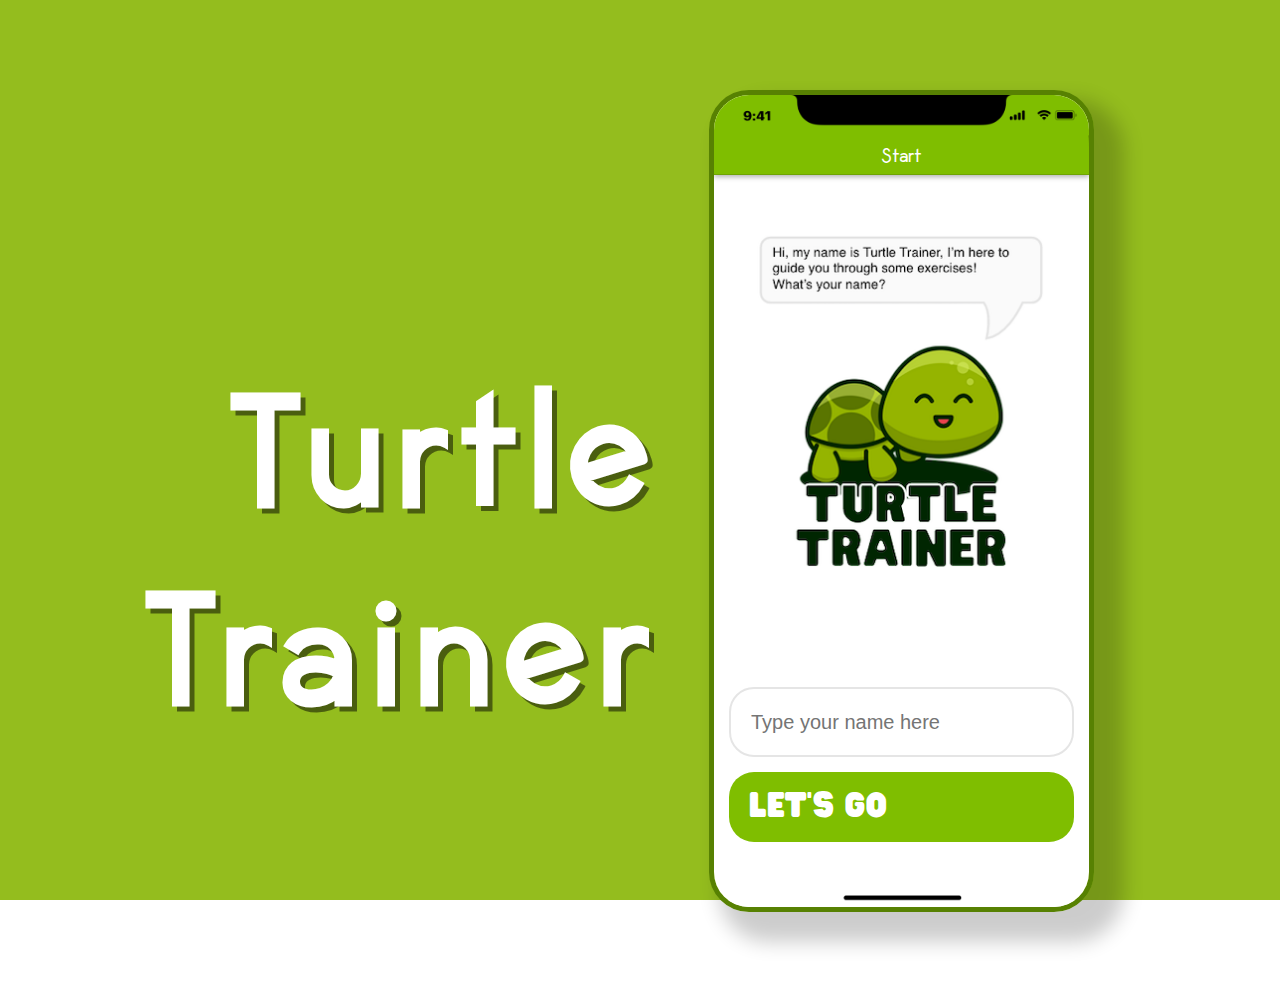
<file: index.html>
<!DOCTYPE html>
<html lang="en">
<head>
    <meta charset="UTF-8">
    <meta http-equiv="X-UA-Compatible" content="IE=edge">
    <meta name="viewport" content="width=device-width, initial-scale=1.0">
    <link rel="stylesheet" href="css/style.css">
    <title>Document</title>
</head>
<body>
    <div class="cover">
        <div class="showcase">
            <div>
            <h1>
                Turtle Trainer
            </h1>
            </div>
        <iframe src="start.html" frameborder=""></iframe>
        </div>
    </div>
</body>
</html>
</file>
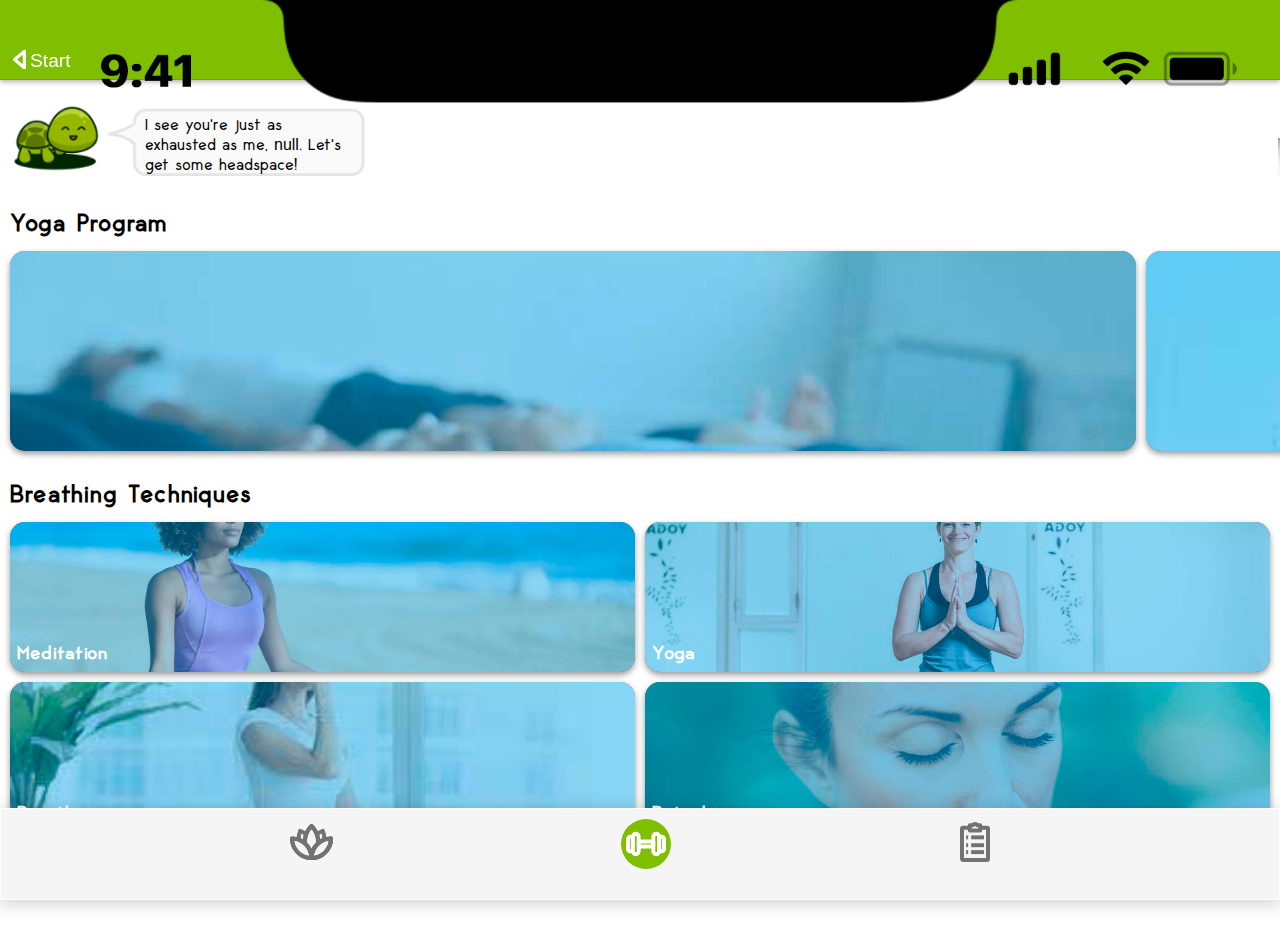
<file: list-yoga.html>
<!DOCTYPE html>
<html lang="en">
<head>
    <meta charset="UTF-8">
    <meta http-equiv="X-UA-Compatible" content="IE=edge">
    <meta name="viewport" content="width=device-width, initial-scale=1.0">
    <title>Design app</title>
    <link rel="stylesheet" href="css/style.css">
</head>
<body>

    <div class="overlay"></div>
    <header>
        <p><a href="start.html">Start</a></p>
        <p>Exercises</p>
    </header>


<div class="wrapper">

    <div class="maskot">
        <p>I see you're just as exhausted as me, <span id="name"></span>. Let's get some headspace!</p>
    </div>
    
    <h2>Yoga Program</h2>
    <div class="scroll-vertical">
        <div class="large-card box-shadow-2">
            <a href="session.html">
            <img src="images/relax.jpg" alt="">
        </a>
        </div>
        <div class="large-card box-shadow-2">
            <a href="session.html">
            <img src="images/man.jpg" alt="">
        </a>
        </div>
        <div class="large-card box-shadow-2">
            <a href="session.html">
                <img src="images/peace.jpg" alt="">
            </a>
        </div>
    </div>
    <h2>Breathing Techniques</h2>
    <div class="list-grid">
        <div class="small-card box-shadow-2">
            <a href="session.html">
                <img src="images/meditation.jpg" alt="walk">
                <h3>Meditation </h3>
            </a>
        </div>
        <div class="small-card box-shadow-2">
            <a href="session.html">
                <img src="images/yoga2.jpg" alt="curls">
                <h3>Yoga</h3>
            </a>
        </div>
        <div class="small-card box-shadow-2">
            
            <a href="session.html">
            <img src="images/breath.jpg" alt="plank">
            <h3>Breathing</h3>
        </a>
        </div>
        <div class="small-card box-shadow-2">
            <a href="session.html">
                <img src="images/buteyko.jpg" alt="yoga">
                <div class="training-title">
                    <h3>Buteyko</h3>
                </div>
            </a>
        </div>
    </div>

</div>
<div class="outer-nav-bottom">
    <nav class="box-shadow">
        <ul>
            <a href="list-yoga.html">
                <li>
                    <img src="css/img/yoga.svg" alt="">
                </li>
            </a>
            <a href="list.html">
                <li class="active">
                    <img src="css/img/dumbbell_active.svg" alt="">
                </li>
            </a>
            <a href="statistics.html">
                <li>
                    <img src="css/img/clipboard.svg" alt="">

                </li>
            </a>
        </ul>
    </nav>
</div>
<script src="script.js"></script>
</body>
</html>
</file>
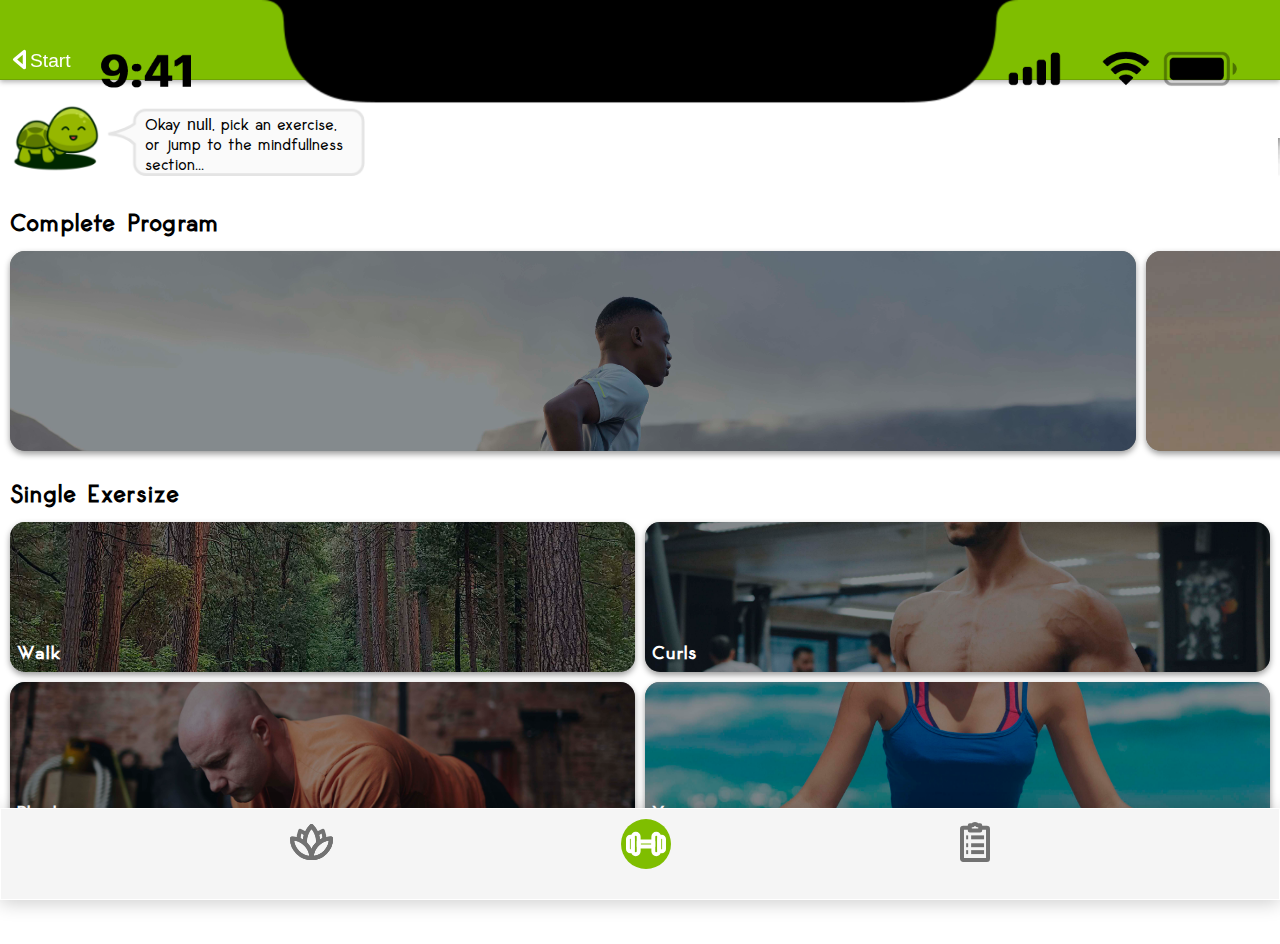
<file: list.html>
<!DOCTYPE html>
<html lang="en">
<head>
    <meta charset="UTF-8">
    <meta http-equiv="X-UA-Compatible" content="IE=edge">
    <meta name="viewport" content="width=device-width, initial-scale=1.0">
    <title>Design app</title>
    <link rel="stylesheet" href="css/style.css">
</head>
<body>

    <div class="overlay"></div>
    <header>
        <p><a href="start.html">Start</a></p>
        <p>Exercises</p>
    </header>


<div class="wrapper">

    <div class="maskot">
        <p>Okay <span id="name"></span>, pick an exercise, or jump to the mindfullness section...</p>
    </div>

    <h2>Complete Program </h2>
        <div class="scroll-vertical">
            <div class="large-card box-shadow-2">
                <a href="session.html">
                <img src="images/run_1.jpg" alt="">
            </a>
            </div>
            <div class="large-card box-shadow-2">
                <a href="session.html">
                <img src="images/sunset_1.jpg" alt="">
            </a>
            </div>
            <div class="large-card box-shadow-2">
                <a href="session.html">
                    <img src="images/run-road_1.jpg" alt="">
                </a>
            </div>
        </div>
        <div class="container">
        <h2>Single Exersize</h2>
        <div class="list-grid">
            <div class="small-card box-shadow-2">
                <a href="session.html">
                    <img src="images/forest-walk_1.jpg" alt="walk">
                    <h3>Walk </h3>
                </a>
        </div>
            <div class="small-card box-shadow-2">
                <a href="session.html">
                    <img src="images/strong_1.jpg" alt="curls">
                    <h3>Curls</h3>
                </a>
            </div>
            <div class="small-card box-shadow-2">
                
                <a href="session.html">
                <img src="images/plank_1.jpg" alt="plank">
                <h3>Plank</h3>
            </a>
            </div>
            <div class="small-card box-shadow-2">
                <a href="session.html">
                    <img src="images/yoga_1.jpg" alt="yoga">
                    <div class="training-title">
                    <h3>Yoga</h3>
                    </div>
                </a>
            </div>
           </div>
        </div>
    
</div><!-- wrapper -->
<div class="outer-nav-bottom">
    <nav class="box-shadow">
        <ul>
            <a href="list-yoga.html">
                <li>
                    <img src="css/img/yoga.svg" alt="">
                </li>
            </a>
            <a href="list.html">
                <li class="active">
                    <img src="css/img/dumbbell_active.svg" alt="">
                </li>
            </a>
            <a href="statistics.html">
                <li>
                    <img src="css/img/clipboard.svg" alt="">

                </li>
            </a>
        </ul>
    </nav>
</div>
<script src="script.js"></script>
</body>
</html>
</file>
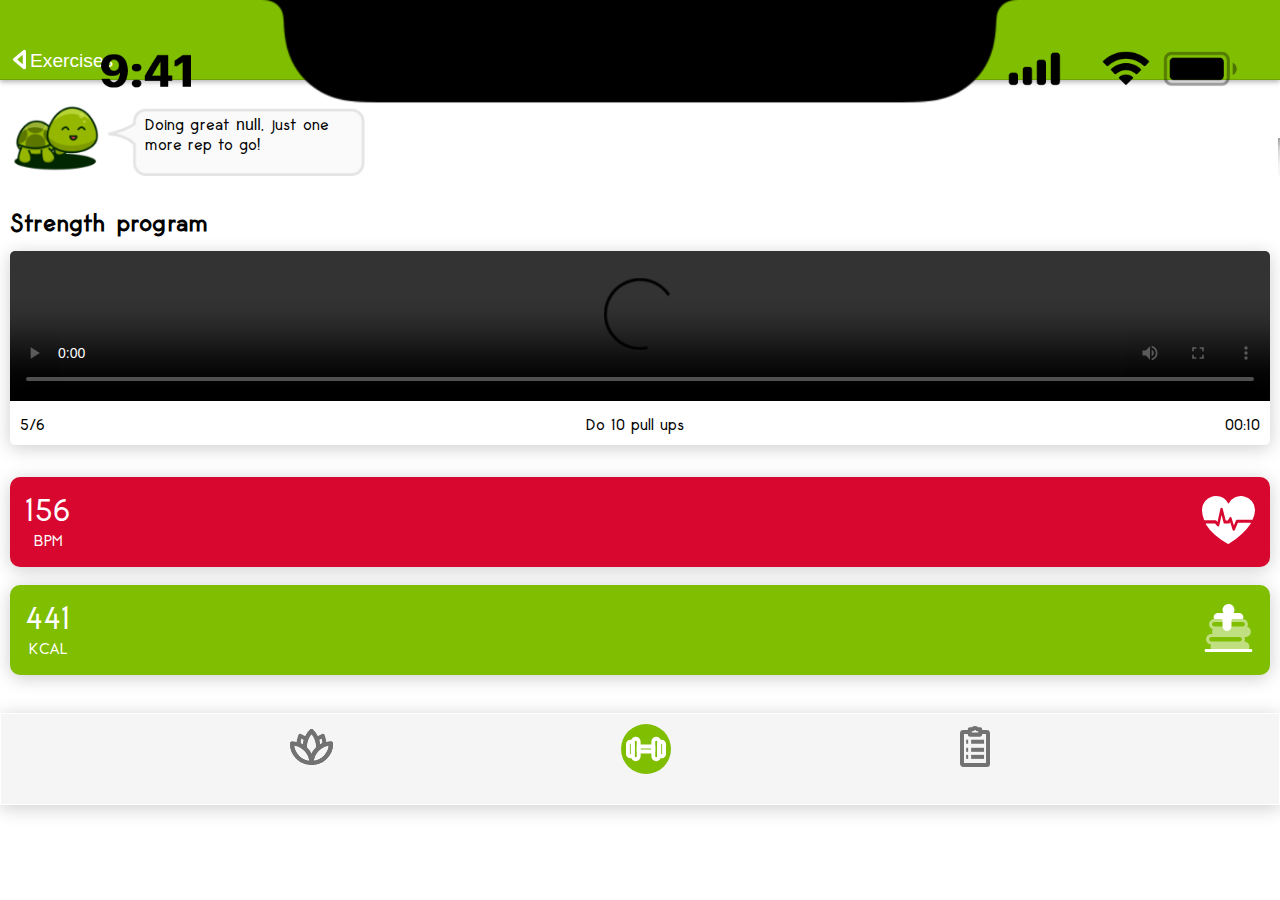
<file: session.html>
<!DOCTYPE html>
<html lang="en">

<head>
    <meta charset="UTF-8">
    <meta http-equiv="X-UA-Compatible" content="IE=edge">
    <meta name="viewport" content="width=device-width, initial-scale=1.0">
    <title>Design app</title>
    <link rel="stylesheet" href="css/style.css">
</head>

<body>
    <div class="overlay"></div>
    <header>
        <p><a href="list.html">Exercises</a></p>
        <p>Training</p>
        <p></p>
    </header>


    <div class="wrapper">

        <div class="maskot">
            <p>Doing great <span id="name"></span>, just one more rep to go!</p>
        </div>

        <h2>Strength program</h2>
        <div class="video-box box-shadow">
            <video controls>
                <source src="https://hongo.themezaa.com/videos/video.mp4" type="video/mp4" playsinline>
                Your browser does not support the video tag.
            </video>

            <div class="session-info">
                <p>5/6</p>

                <p>Do 10 pull ups</p>
                <p>00:10</p>
            </div>
        </div><!-- /video box -->

        <div class="current-session-stats">
            <div class="pulse box-shadow">
                <div>
                    <p>156</p>
                    <p>BPM</p>
                </div>
                <div>
                    <img src="css/img/heart.svg">
                </div>
            </div>
            <div class="calories box-shadow">
                <div>
                    <p>441</p>
                    <p>KCAL</p>
                </div>
                <div>
                    <img src="css/img/pancake.svg">
                </div>
            </div>
        </div>
    </div>
    <div class="outer-nav-bottom">
        <nav class="box-shadow">
            <ul>
                <a href="list-yoga.html">
                    <li>
                        <img src="css/img/yoga.svg" alt="">
                    </li>
                </a>
                <a href="list.html">
                    <li class="active">
                        <img src="css/img/dumbbell_active.svg" alt="">
                    </li>
                </a>
                <a href="statistics.html">
                    <li>
                        <img src="css/img/clipboard.svg" alt="">
    
                    </li>
                </a>
            </ul>
        </nav>
    </div>

<script src="script.js"></script>
</body>

</html>
</file>
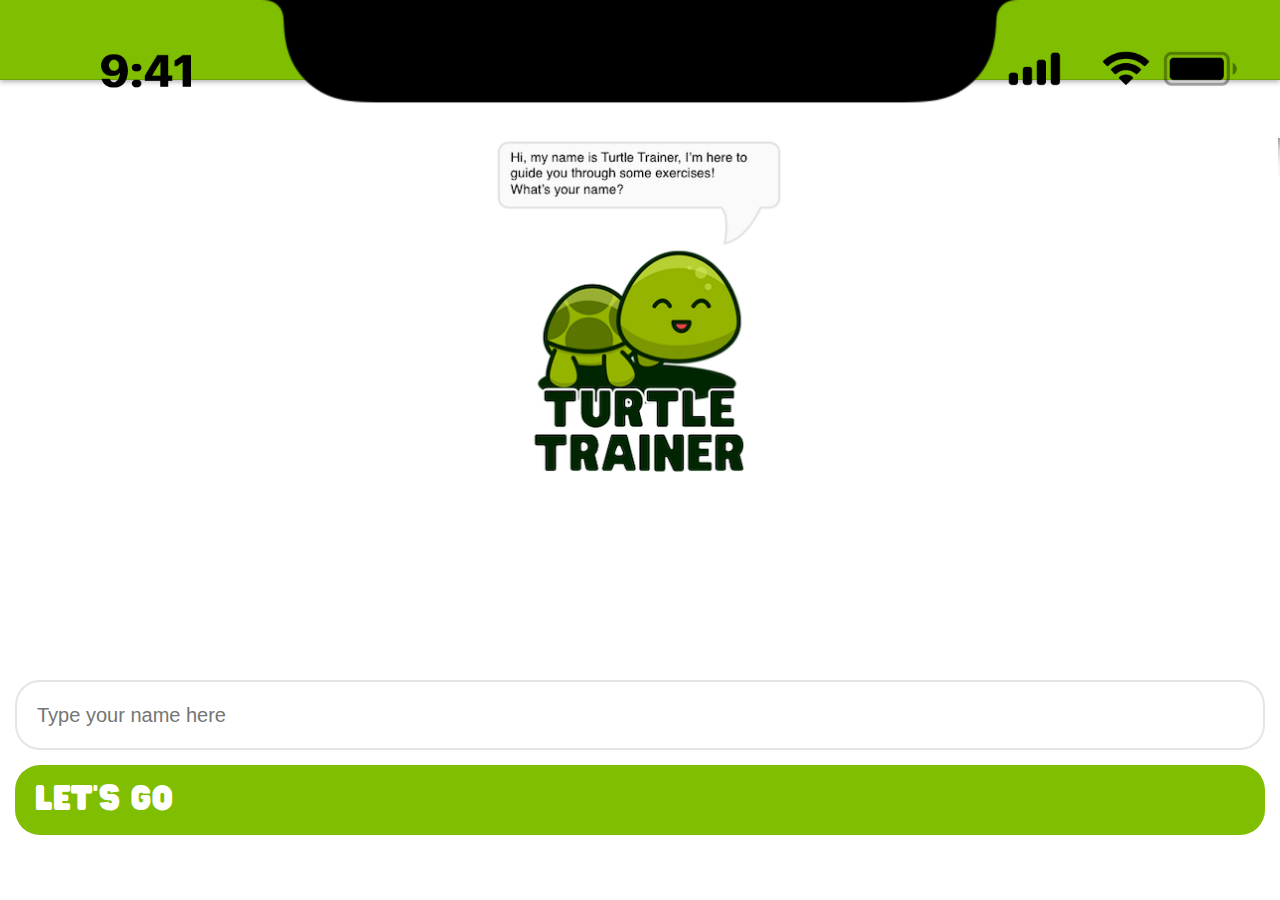
<file: start.html>
<!DOCTYPE html>
<html lang="en">
<head>
    <meta charset="UTF-8">
    <meta http-equiv="X-UA-Compatible" content="IE=edge">
    <meta name="viewport" content="width=device-width, initial-scale=1.0">
    <title>Design app</title>
    <link rel="stylesheet" href="css/style.css">
</head>
<body>
    <div class="overlay"></div>
    <header>
        <p class="no-bg"></p>
        <p>Start</p>
    </header>

    <div class="flex-parent">
        <div class="logo">     
        </div>
        
        <form class="frontpage-form" action="list.html">
            <input type="text" placeholder="Type your name here" name="name" class="name-input">
            <input type="submit" value="Let's go"  class="main-button">
        </form>
    </div><!-- flex parent -->


</body>
</html>
</file>
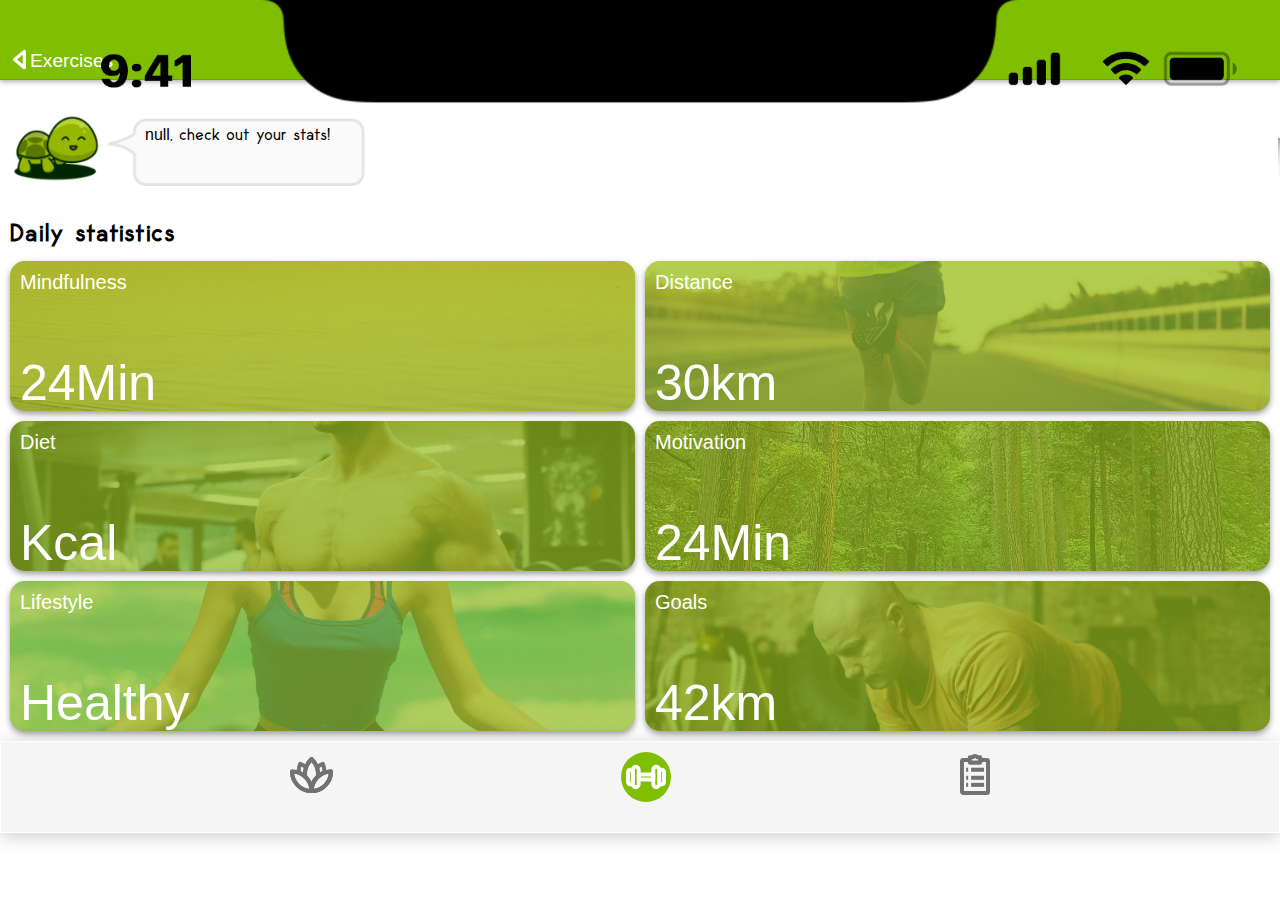
<file: statistics.html>
<!DOCTYPE html>
<html lang="en">
  <head>
    <meta charset="UTF-8" />
    <meta http-equiv="X-UA-Compatible" content="IE=edge" />
    <meta name="viewport" content="width=device-width, initial-scale=1.0" />
    <title>Design app</title>
    <link rel="stylesheet" href="css/style.css" />

    <link rel="stylesheet" href="css/style2.css" />
  </head>

  <body>
      
    <div class="overlay"></div>
    <header>
        <p><a href="list.html">Exercises</a></p>
        <p>Statistics</p>
        <p></p>
    </header>

    <div class="wrapper">
      <div class="maskot">
        <p><span id="name"></span>, check out your stats!</p>
      </div>
      <h2>Daily statistics</h2>

      <div class="list-grid">
        <div class="small-card box-shadow-2">
          <div class="text">
            <p class="mind">Mindfulness</p>
            <p class="span"><span>24Min</span></p>
          </div>
          <div class="mindfulness background"></div>
        </div>
        <!--/samll card 1-->
 
        <div class="small-card box-shadow-2">
          <div class="text">
            <p class="mind">Distance</p>
            <p class="span"><span>30km</span></p>
          </div>
          <div class="distance background"></div>
        </div>
        <!--/samll card 2-->

        <div class="small-card box-shadow-2">
          <div class="text">
            <p class="mind">Diet</p>
            <p class="span"><span>Kcal</span></p>
          </div>
          <div class="diet background"></div>
        </div>
        <!--/samll card 3-->

        <div class="small-card box-shadow-2">
          <div class="text">
            <p class="mind">Motivation</p>
            <p class="span"><span>24Min</span></p>
          </div>
          <div class="motivation background"></div>
        </div>
        <!--/samll card 4-->

        <div class="small-card box-shadow-2">
          <div class="text">
            <p class="mind">Lifestyle</p>
            <p class="span"><span>Healthy</span></p>
          </div>
          <div class="health background"></div>
        </div>
        <!--/samll card 5-->

        <div class="small-card box-shadow-2">
          <div class="text">
            <p class="mind">Goals</p>
            <p class="span"><span>42km</span></p>
          </div>
          <div class="goals background"></div>
        </div>
        <!--/samll card 6-->
      </div>
      <!--/list grid-->
    </div>
    <div class="outer-nav-bottom">
        <nav class="box-shadow">
            <ul>
                <a href="list-yoga.html">
                    <li>
                        <img src="css/img/yoga.svg" alt="">
                    </li>
                </a>
                <a href="list.html">
                    <li class="active">
                        <img src="css/img/dumbbell_active.svg" alt="">
                    </li>
                </a>
                <a href="statistics.html">
                    <li>
                        <img src="css/img/clipboard.svg" alt="">
    
                    </li>
                </a>
            </ul>
        </nav>
    </div>

<script src="script.js"></script>
  </body>
</html>
</file>
<file: css/style.css>
@font-face {
    font-family: 'HitandRun!-Regular';
    src: url('fonts/HitandRun!-Regular.eot');
    src: url('fonts/HitandRun!-Regular.eot?#iefix') format('embedded-opentype'),
         url('fonts/HitandRun!-Regular.svg#HitandRun!-Regular') format('svg'),
         url('fonts/HitandRun!-Regular.ttf') format('truetype'),
         url('fonts/HitandRun!-Regular.woff') format('woff'),
         url('fonts/HitandRun!-Regular.woff2') format('woff2');
    font-weight: normal;
    font-style: normal;
  }

  @font-face {
    font-family: 'Maxim Sans';
    src: url('fonts/MaximSansRegular.woff2') format('woff2'),
        url('fonts/MaximSansRegular.woff') format('woff');
    font-weight: normal;
    font-style: normal;
    font-display: swap;
}


html::-webkit-scrollbar {
    display: none;
  }
.cover {
width:100%;
height:100%;
background-color: #94bd1e;
position: absolute;
top:0px;
left:0px;
}

.showcase {
    display:grid;
    width:1000px;
    margin: 0 auto;
    grid-template-columns: 1fr 1fr;

}

.showcase div {
    text-align: right;
    display:flex;
    align-items: center;
}

body {
    background: white;
}

.overlay {
    position:fixed;
    pointer-events: none;
    background: url(img/iphone_overlay.png);
    background-size: cover;
    top:0;
    left:0;
    width:100%;
    height:100%;
    z-index: 6;
}

  

h1,h2,h3,h4,h5,h6 {
    text-shadow: none;
    -webkit-font-smoothing: antialiased;
    -moz-osx-font-smoothing: grayscale;
    text-rendering: optimizeLegibility;
    letter-spacing: 0.05em;
    font-family: 'Maxim Sans';
    margin-top:1.2em;
    margin-bottom:0.5em;
}


h1 {
    font-size: 10em;
    color:white;
    text-shadow: 5px 5px 0px rgba(0, 0, 0, 0.5);
}
.wrapper {
    padding:0 10px;
    padding-bottom:20px;
}

* {
    padding:0;
    margin:0;
    box-sizing: border-box;
    font-family: Arial, Helvetica, sans-serif;
}

html {
}

.text {
    height: 100%;
    width: 100%;
    position: absolute;
    top: 0;
    left: 0;
    z-index: 2;
    padding: 10px;
  }
   
  .mind {
    font-size: 20px;
  }
  .small-card span {
    font-size: 50px;
  }
  .span {
    margin-top: 60px;
  }

.mindfulness {
    background-image: url(img/sunset.jpeg);
  }
  .distance {
    background-image: url(img/run-road.jpeg);
  }
  .diet {
    background-image: url(img/strong.jpeg);
  }
  .motivation {
    background-image: url(img/forest-walk.jpeg);
  }
  .health {
    background-image: url(img/yoga.jpeg);
  }
  .goals {
    background-image: url(img/plank.jpeg);
  }
   
  .background {
    background-position-x: center;
    background-position-y: center;
    background-size: cover;
    opacity: 0.3;
    height: 100%;
    width: 100%;
    position: absolute;
    top: 0;
    left: 0;
  }
   

body iframe {
    width:375px;
    height:812px;
    margin:10vh auto;
    display:block;
    box-shadow: 20px 20px 20px 10px rgba(0, 0, 0, 0.20);
    border-radius: 40px;
    border:5px solid #578102;
    
    box-sizing: content-box;
}

header {
    display:grid;
    grid-template-columns:1fr 1fr 1fr;
    height:80px;
    box-shadow: 0px 2px 5px rgba(0, 0, 0, 0.3);
    text-align:center;
    padding-top:40px;
    position: sticky;
    top:0;
    z-index: 5;
    background:#7fbe00;
    color:white;
    border-bottom:1px solid #6fa404;
    font-size: 1.2em;
}

header p:first-child.no-bg {
    background: none;
}

header p:first-child {
    background: url(img/back3.svg) no-repeat;
    background-position-y: center;
    padding-left:30px;

    text-align: left;
}

header p {
    color:white;
    text-align: center;
    padding-top:9px;

    font-family: 'Maxim Sans';
}

header p a {
    color:white;
    text-decoration: none;
}

.box-shadow-2 {
    box-shadow:0px 3px 6px rgba(0, 0, 0, 0.4);
}

.maskot {
    width:100%;
    max-width: 355px;
    min-height: 80px;
    background: url(img/maskot.png) no-repeat;
    background-position-x: left;
    background-position-y: center;
    position:relative;
    margin-top:20px;
    background-size: cover;
}
.maskot p {
    position: absolute;
    left:120px;
    width:240px;
    font-family: 'Maxim Sans';
    padding:15px;
}



.scroll-vertical {
    overflow-y:scroll;
    overflow-x: visible;
    display:flex;
    padding: 10px 0;
    margin: -10px -10px;
    padding-right:50px;
}


.scroll-vertical::-webkit-scrollbar {
    display: none;
  }


.list-grid {
    display: grid;
    grid-template-columns: 1fr 1fr;
    row-gap: 10px;
    column-gap: 10px;
}

.large-card {
    min-width:88vw;
    height:200px;
    background-color: #71726e;
    margin-left:10px;
    border-radius:15px;
    overflow:hidden;
}



.small-card {
    height:150px;
    background-color: #71726e;
    border-radius:15px;
    overflow:hidden;

}

nav {
    width:100%;
    border:1px solid white;
    padding-bottom:30px;
    padding-top:10px;
    background:whitesmoke;
    margin:0 auto;
    pointer-events:all;
}

nav ul {
    display:flex;
    list-style:none;
    justify-content: space-evenly;
    align-items: center;
    height: 100%;
}

nav ul a li img {
    width:100%;
    height:100%;
}

nav ul li.active {
    width:50px;
    height:50px;

    border-radius:50%;
    align-items: center;
    justify-content: center;
    background:#7fbe00;
    display:flex;
    padding:5px;
}

.outer-nav-bottom {
    pointer-events: none;
    position:sticky;
    bottom:0vh;
    width:100%;
    z-index: 5;
}
.logo {
    background-image: url('img/logo2.png') ;
    margin: 50px auto 0 auto;
    width:300px;
    height:350px;
    background-size:cover;

}

.flex-parent {
    display:flex;
    flex-direction: column;
}



/* #E5E5E5 */ 
.name-input {
    border: 2px solid #E5E5E5;
    margin-top: 50px;
    width: 100%;
    height: 70px;
    border-radius: 25px;
    padding: 20px;
    font-size: 20px;
}
input:focus, textarea:focus, select:focus{
    outline: none;
}
.main-button{
    border-radius: 25px;
    width: 100%;
    height: 70px;
    border:0;
    background-color: #7fbe00 ;
    color: white;
    font-size: 30px;
    text-align: left;
    font-family: 'HitandRun!-Regular';
    padding: 20px;
    line-height: 0px;
    margin-top: 15px;


}

.frontpage-form {
    width:100%;
    position: absolute;
    bottom: 50px;
    padding:15px;

}

/* SESSION */
/*_____________ */

.video-box {
    width:100%;
    height:auto;
    border-radius:5px;
}

.video-box video {
    width:100%;
    height:auto;
    border-radius: 5px 5px 0 0;
}

.video-box .session-info {
    display:flex;
    justify-content: space-between;
    padding:10px;
}

.video-box .session-info p {

    font-family: 'Maxim Sans';
}

.current-session-stats {
    display:flex;
    flex-direction: column;
    width:100%;
    height:auto;
    margin-top:2em;
    
}

.current-session-stats > div {
    /* border: 1px solid rgb(134, 134, 134); */
}
.current-session-stats .pulse, .current-session-stats .calories  {
    width:100%;
    height:10vh;
    background:#71726e;
    margin-bottom:2vh;
    border-radius: 10px;
}

.current-session-stats .pulse {
    background:#D8072F;
    color:white;
    display:flex;
    justify-content: space-between;
    padding:10px;
    align-items: center;
}


.current-session-stats .calories {
    background:#7fbe00;
    color:white;
    display:flex;
    justify-content: space-between;
    padding:10px;
    align-items: center;
}

.current-session-stats div p:first-child {
    font-size: 2.0em;
}
.current-session-stats div {
    text-align: center;
    padding:0 5px;

}


.current-session-stats div p {
 
    font-family: 'Maxim Sans';
}

.current-session-stats div img {
    height:100%;
    width:auto;
}

.box-shadow {
    box-shadow: 0px 3px 18px  rgba(0, 0, 0, 0.20);
}


.small-card a{
    display: block;
    height: 175px;
    overflow: hidden;
    position: relative; 
}

.small-card img{
   position: absolute;
    top: 50%;
    left: 0;
    transform: translateY(-50%);
    float: left;
    width:  100%;
    height: 100%;
    object-fit: cover;
    
}

.small-card h3{
    color: white;
    margin-left: 7px;
    justify-content: center;
    margin-top: 120px;
    position: absolute;
}

img{
    width: 100%;
    
}

.large-card {
    width:100%;
    height:200px;
    background-color: #71726e;
    border-radius:15px;
}

.large-card:last-child {
}
</file>
<file: css/style2.css>
@font-face {
    font-family: "HitandRun!-Regular";
    src: url("fonts/HitandRun!-Regular.eot");
    src: url("fonts/HitandRun!-Regular.eot?#iefix") format("embedded-opentype"),
      url("fonts/HitandRun!-Regular.svg#HitandRun!-Regular") format("svg"),
      url("fonts/HitandRun!-Regular.ttf") format("truetype"),
      url("fonts/HitandRun!-Regular.woff") format("woff"),
      url("fonts/HitandRun!-Regular.woff2") format("woff2");
    font-weight: normal;
    font-style: normal;
  }
   
  html::-webkit-scrollbar {
    display: none;
  }
  body {
    background-color:white

  }
   


  .wrapper {
    padding: 10px;
  }
   
  * {
    padding: 0;
    margin: 0;
    box-sizing: border-box;
    font-family: Arial, Helvetica, sans-serif;
    /*background-color: #EBF4FF;*/
  }

   
  .scroll-vertical {
    overflow-y: scroll;
    display: flex;
    margin: 0 -10px;
    padding-right: 50px;
  }
   
  .scroll-vertical::-webkit-scrollbar {
    display: none;
  }
   
   
  .list-grid {
    display:grid;
    grid-template-columns: 1fr 1fr;
    row-gap: 10px;
    column-gap: 10px;
   
  }
   
  .small-card {
    height: 150px;
    background-color: #94bd1e;
    border-radius: 15px;
    color: white;
    padding: 10px;
    position: relative;
    overflow: hidden;
  }
   
   
   
  .mindfulness {
    background-image: url(../images/sunset.jpg);
  }
  .distance {
    background-image: url(../images/run-road.jpg);
  }
  .diet {
    background-image: url(../images/strong.jpg);
  }
  .motivation {
    background-image: url(../images/forest-walk.jpg);
  }
  .health {
    background-image: url(../images/yoga.jpg);
  }
  .goals {
    background-image: url(../images/plank.jpg);
  }
   
  .background {
    background-position-x: center;
    background-position-y: center;
    background-size: cover;
    opacity: 0.3;
    height: 100%;
    width: 100%;
    position: absolute;
    top: 0;
    left: 0;
  }
   

  .text {
    height: 100%;
    width: 100%;
    position: absolute;
    top: 0;
    left: 0;
    z-index: 2;
    padding: 10px;
  }
   
  .mind {
    font-size: 20px;
  }
  .small-card span {
    font-size: 50px;
  }
  .span {
    margin-top: 60px;
  }
  
  .logo {
    background-image: url("img/logo2.png");
    margin-right: 50px auto 0 auto;
    width: 300px;
    height: 300px;
    background-size: cover;
  }
   
  .flex-parent {
    display: flex;
    flex-direction: column;
  }
   
  /* body{
      background-image: url('img/logo2.png') ;
      background-repeat:no-repeat;
      background-attachment:fixed;
      background-position: center center;
      background-size: auto auto;
      margin-left: 0;
      margin-right: 0;
      -webkit-background-size: cover;
  -moz-background-size: cover;
  -o-background-size: cover;
  background-size: cover
  } */
   
  /* #E5E5E5 */
  .name-input {
    border: 2px solid #d8072f;
    background-color: #d8072f;
    margin-top: 50px;
    width: 100%;
    height: 100px;
    border-radius: 25px;
    padding: 20px;
    font-size: 20px;
  }
  input:focus,
  textarea:focus,
  select:focus {
    outline: none;
  }
  .main-button {
    border-radius: 25px;
    width: 100%;
    height: 100px;
    border: 0;
    background-color: #c303c3;
    color: white;
    font-size: 30px;
    text-align: left;
    font-family: "HitandRun!-Regular";
    padding: 20px;
    line-height: 0px;
    margin-top: 15px;
  }
   
  .frontpage-form {
    width: 100%;
    position: absolute;
    bottom: 50px;
    padding: 15px;
  }
</file>
